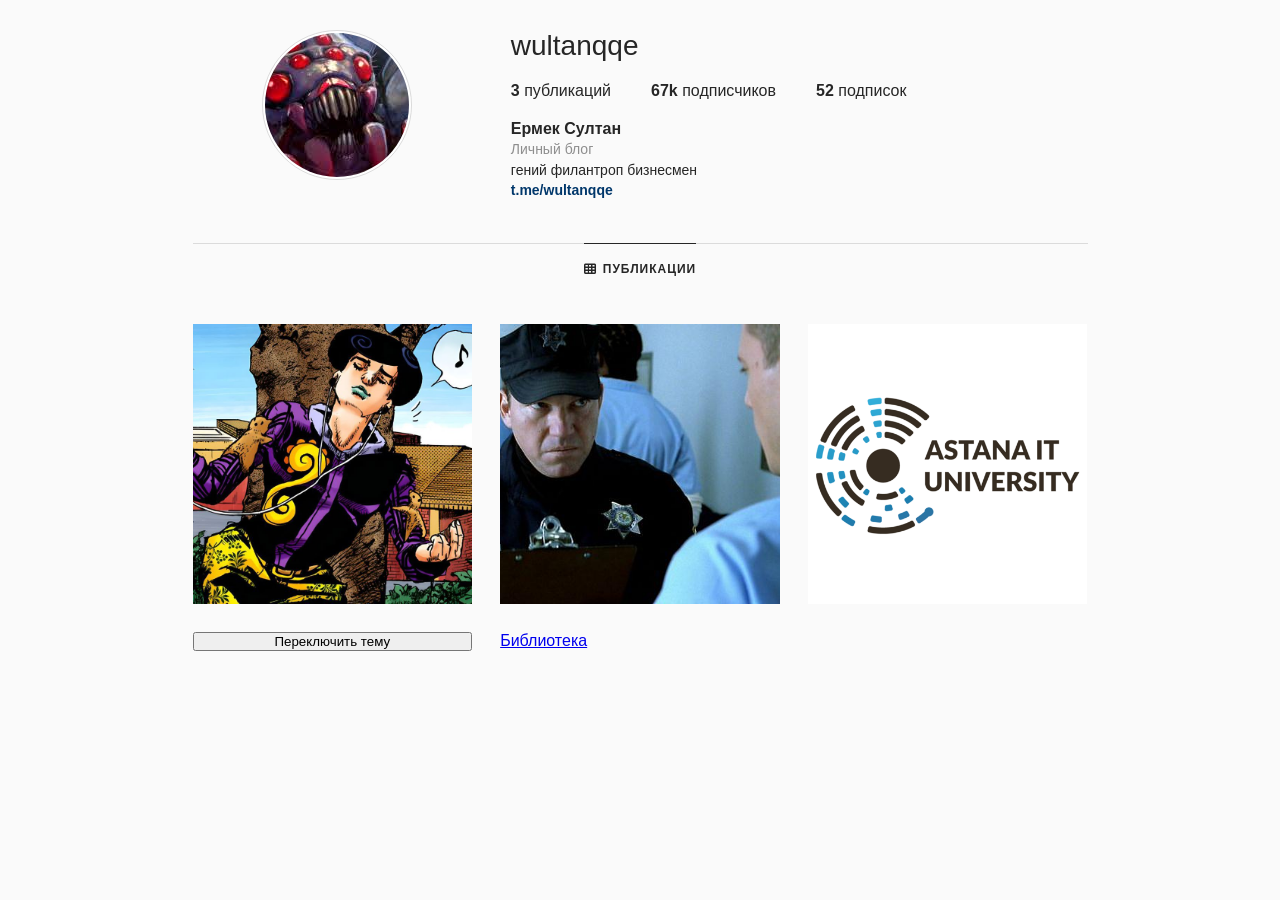
<file: index.html>
<!DOCTYPE html>
<html lang="ru">
<head>
    <meta charset="UTF-8">
    <meta name="viewport" content="width=device-width, initial-scale=1.0">
    <title>Instagram Profile Style</title>
    <link rel="stylesheet" href="main.css">
    <link rel="stylesheet" href="https://cdnjs.cloudflare.com/ajax/libs/font-awesome/6.4.0/css/all.min.css">
</head>
<body>

    <div class="container">
        <header class="profile-header">
            <div class="profile-avatar-section">
                <div class="profile-avatar">
                    <img src="images/avatar.jpg" alt="Аватар">
                </div>
            </div>

            <div class="profile-info-section">
                <div class="profile-top-row">
                    <h2 class="username">wultanqqe</h2>

                </div>

                <ul class="profile-stats">
                    <li><strong>3</strong> публикаций</li>
                    <li><strong>67k</strong> подписчиков</li>
                    <li><strong>52</strong> подписок</li>
                </ul>

                <div class="profile-bio">
                    <h1 class="full-name">Ермек Султан</h1>
                    <p class="category">Личный блог</p>
                    <p class="bio-text">гений филантроп бизнесмен</p>
                    <a href="t.me/wultanqqe" class="bio-link" target="_blank">t.me/wultanqqe</a>
                </div>
            </div>
        </header>

        <div class="profile-tabs">
            <a href="#" class="tab-item active"><i class="fas fa-th"></i> Публикации</a>
        </div>

        <main class="posts-grid">
            <div class="post-item">
                <img src="images/post1.jpg" alt="Пост">
                <div class="post-overlay">
                </div>
            </div>
            <div class="post-item">
                <img src="images/post2.jpg" alt="Пост">
                <div class="post-overlay">
   
                </div>
            </div>
            <div class="post-item">
                <img src="images/post3.png" alt="Пост">
                <div class="post-overlay">
            
                </div>
      </div>
      <button class="theme-toggle-btn" onclick="changeTheme()">Переключить тему</button>
      <script src="script.js"></script>
      <a href="library.html" target="_blank">Библиотека</a>
</body>
</html>
</file>
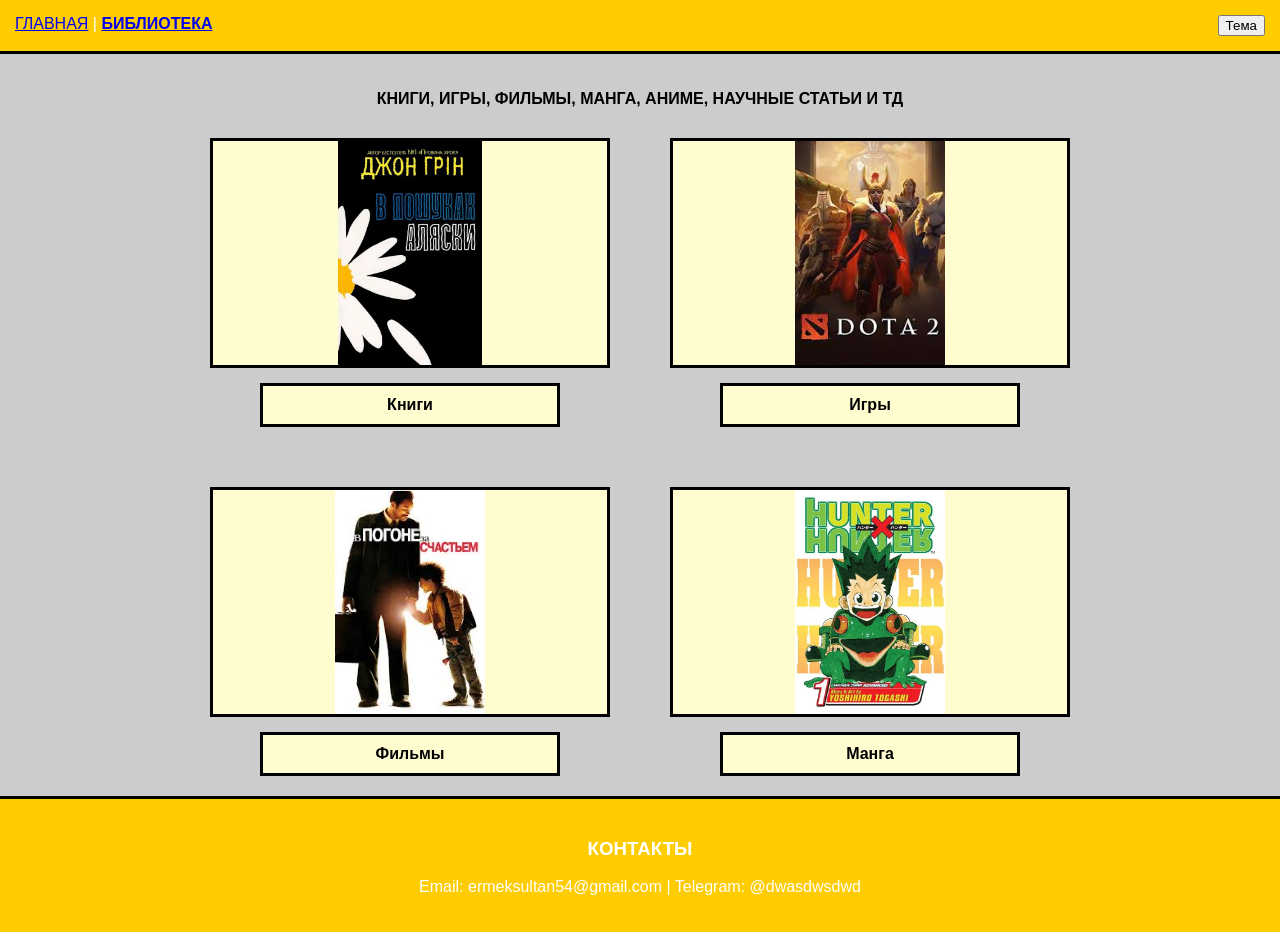
<file: library.html>
<!DOCTYPE html>
<html lang="ru">
<head>
    <meta charset="UTF-8">
    <title>Библиотека</title>
    <link rel="stylesheet" href="lib.css">
</head>
<body>

    <div class="navigation">
        <a href="index.html">ГЛАВНАЯ</a> | 
        <a href="library.html"><b>БИБЛИОТЕКА</b></a>
        <button class="my-btn" onclick="changeTheme()" style="float: right;">Тема</button>
    </div>

    <div class="main-content">
        
        <p class="library-text">КНИГИ, ИГРЫ, ФИЛЬМЫ, МАНГА, АНИМЕ, НАУЧНЫЕ СТАТЬИ И ТД</p>
        
        <div class="library-row">
            
            <div class="book-card">
                <a href="https://loveread.ec/book-comments.php?book=15524" target="_blank" class="book-cover">
                    <img src="images/kniga.jpg" alt="Обложка книги" class="cover-img">
                </a>
                <div class="book-info-box">Книги</div>
            </div>

            <div class="book-card">
                <a href="https://www.dota2.com/home" target="_blank" class="book-cover">
                    <img src="images/cs2.jpg" alt="Обложка игры" class="cover-img">
                </a>
                <div class="book-info-box">Игры</div>
            </div>

            <div class="book-card">
                <a href="https://www.kinopoisk.ru/film/104938/" target="_blank" class="book-cover">
                    <img src="images/film.jpg" alt="Постер фильма" class="cover-img">
                </a>
                <div class="book-info-box">Фильмы</div>
            </div>

            <div class="book-card">
                <a href="https://sso.mangatown.com/manga/hunter_x_hunter/" target="_blank" class="book-cover">
                    <img src="images/manga.jpg" alt="Обложка манги" class="cover-img">
                </a>
                <div class="book-info-box">Манга</div>
            </div>

        </div>

    </div>

    <div class="contacts">
        <h3>КОНТАКТЫ</h3>
        <p>Email: ermeksultan54@gmail.com | Telegram: @dwasdwsdwd</p>
    </div>

    <script src="script.js"></script>
</body>
</html>
</file>
<file: main.css>
* {
    margin: 0;
    padding: 0;
    box-sizing: border-box;
    font-family: -apple-system, BlinkMacSystemFont, "Segoe UI", Roboto, Helvetica, Arial, sans-serif;
}

body {
    background-color: #fafafa;
    color: #262626;
    padding-top: 30px;
}

.container {
    max-width: 935px;
    margin: 0 auto;
    padding: 0 20px;
}

.profile-header {
    display: flex;
    margin-bottom: 44px;
}

.profile-avatar-section {
    flex-grow: 1;
    flex-basis: 0;
    display: flex;
    justify-content: center;
    margin-right: 30px;
}

.profile-avatar {
    width: 150px;
    height: 150px;
    border-radius: 50%;
    overflow: hidden;
    border: 1px solid #dbdbdb;
    padding: 2px;
    background: #fff;
}

.profile-avatar img {
    width: 100%;
    height: 100%;
    border-radius: 50%;
    object-fit: cover;
}

.profile-info-section {
    flex-grow: 2;
    flex-basis: 0;
}

.profile-top-row {
    display: flex;
    align-items: center;
    margin-bottom: 20px;
    gap: 20px;
}

.username {
    font-size: 28px;
    font-weight: 300;
}



.profile-stats {
    display: flex;
    list-style: none;
    gap: 40px;
    margin-bottom: 20px;
    font-size: 16px;
}
.profile-bio .full-name {
    font-size: 16px;
    font-weight: 600;
}

.profile-bio .category {
    color: #8e8e8e;
    font-size: 14px;
    margin: 3px 0;
}

.profile-bio .bio-text {
    font-size: 14px;
    line-height: 1.5;
}

.profile-bio .bio-link {
    color: #00376b;
    text-decoration: none;
    font-weight: 600;
    font-size: 14px;
}

.profile-tabs {
    border-top: 1px solid #dbdbdb;
    display: flex;
    justify-content: center;
    gap: 60px;
}

.tab-item {
    text-decoration: none;
    color: #8e8e8e;
    text-transform: uppercase;
    font-size: 12px;
    letter-spacing: 1px;
    padding: 18px 0;
    font-weight: 600;
    display: flex;
    align-items: center;
    gap: 6px;
}

.tab-item.active {
    color: #262626;
    border-top: 1px solid #262626;
    margin-top: -1px;
}

.posts-grid {
    display: grid;
    grid-template-columns: repeat(3, 1fr);
    gap: 28px;
    margin-top: 30px;
}

.post-item {
    position: relative;
    aspect-ratio: 1 / 1; 
    background-color: #efefef;
    cursor: pointer;
    overflow: hidden;
}

.post-item img {
    width: 100%;
    height: 100%;
    object-fit: cover;
}

.post-overlay {
    position: absolute;
    top: 0;
    left: 0;
    width: 100%;
    height: 100%;
    background-color: rgba(0, 0, 0, 0.3);
    display: flex;
    justify-content: center;
    align-items: center;
    gap: 30px;
    color: white;
    font-size: 18px;
    font-weight: 600;
    opacity: 0;
    transition: opacity 0.2s ease;
}

.post-item:hover .post-overlay {
    opacity: 1;
}
.dark-theme {
    background-color: #121212;
    color: #e0e0e0;
}
.body {
  background-color: #121212;
  color: #e0e0e0;
}


body.dark {
    background-color: #000000; 
    color: #f7f7f7;          
}

body.dark .main-content {
    background-color: #444444; 
}

body.dark .book-cover, body.dark .book-info-box {
    background-color: #000000;
    color: #ffffff;
    border-color: #ffffff;
}
</file>
<file: lib.css>
body {
    background-color: #000000;
    color: #ffffff;
    font-family: Arial, sans-serif;
    margin: 0;
    padding: 0;
    display: flex;
    flex-direction: column;
    min-height: 100vh;
}

/* Верхнее меню */
.navigation {
    background-color: #ffcc00;
    padding: 15px;
    border-bottom: 3px solid #000000;
}

.main-content {
    background-color: #cccccc;
    padding: 20px;
    flex: 1;
}

.library-text {
    text-align: center;
    font-size: 16px;
    font-weight: bold;
    color: #000000;
    margin-bottom: 30px;
    text-transform: uppercase;
}

/* Карточки */
.library-row {
    display: flex;
    justify-content: center;
    gap: 60px;
    flex-wrap: wrap;
}

.book-card {
    width: 400px;
    display: flex;
    flex-direction: column;
    align-items: center;
}

/* Блок с картинкой */
.book-cover {
    width: 400px;
    height: 230px;
    background-color: #fffdd0;
    border: 3px solid #000000;
    display: flex;
    justify-content: center;
    align-items: center;
    overflow: hidden;
    text-decoration: none;
    box-sizing: border-box;
}

/* Сама картинка */
.cover-img {
    width: 100%;
    height: 100%;
    object-fit: contain;   /* Показывает изображение полностью */
    display: block;
}

/* Подпись */
.book-info-box {
    margin-top: 15px;
    width: 300px;
    padding: 10px;
    text-align: center;
    background-color: #fffdd0;
    border: 3px solid #000000;
    color: #000000;
    font-weight: bold;
    box-sizing: border-box;
}

/* Контакты */
.contacts {
    background-color: #ffcc00;
    padding: 20px;
    border-top: 3px solid #000000;
    text-align: center;
    margin-top: auto;
}

/* Тёмная тема */
body.dark .library-text {
    color: white;
}

body.dark .book-cover,
body.dark .book-info-box {
    background-color: #2b6685;
    color: white;
    border-color: white;
}
</file>
